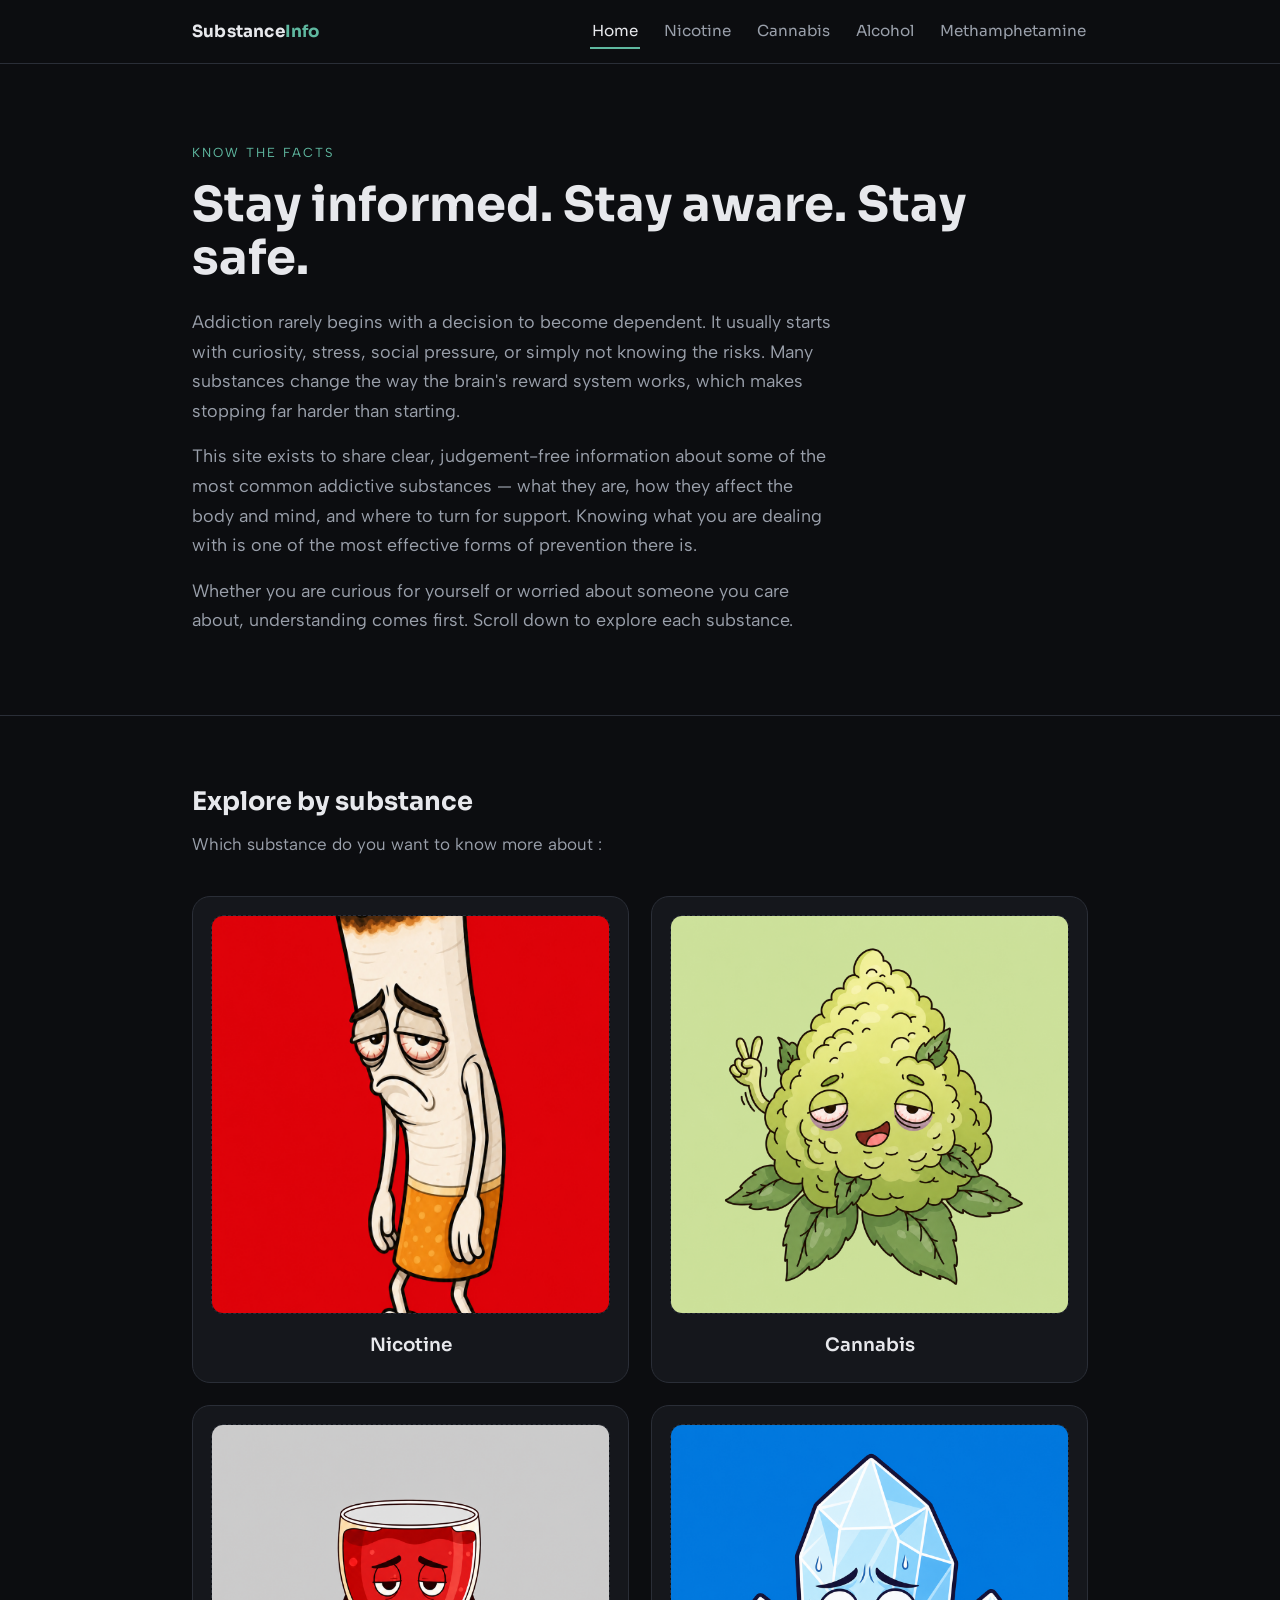
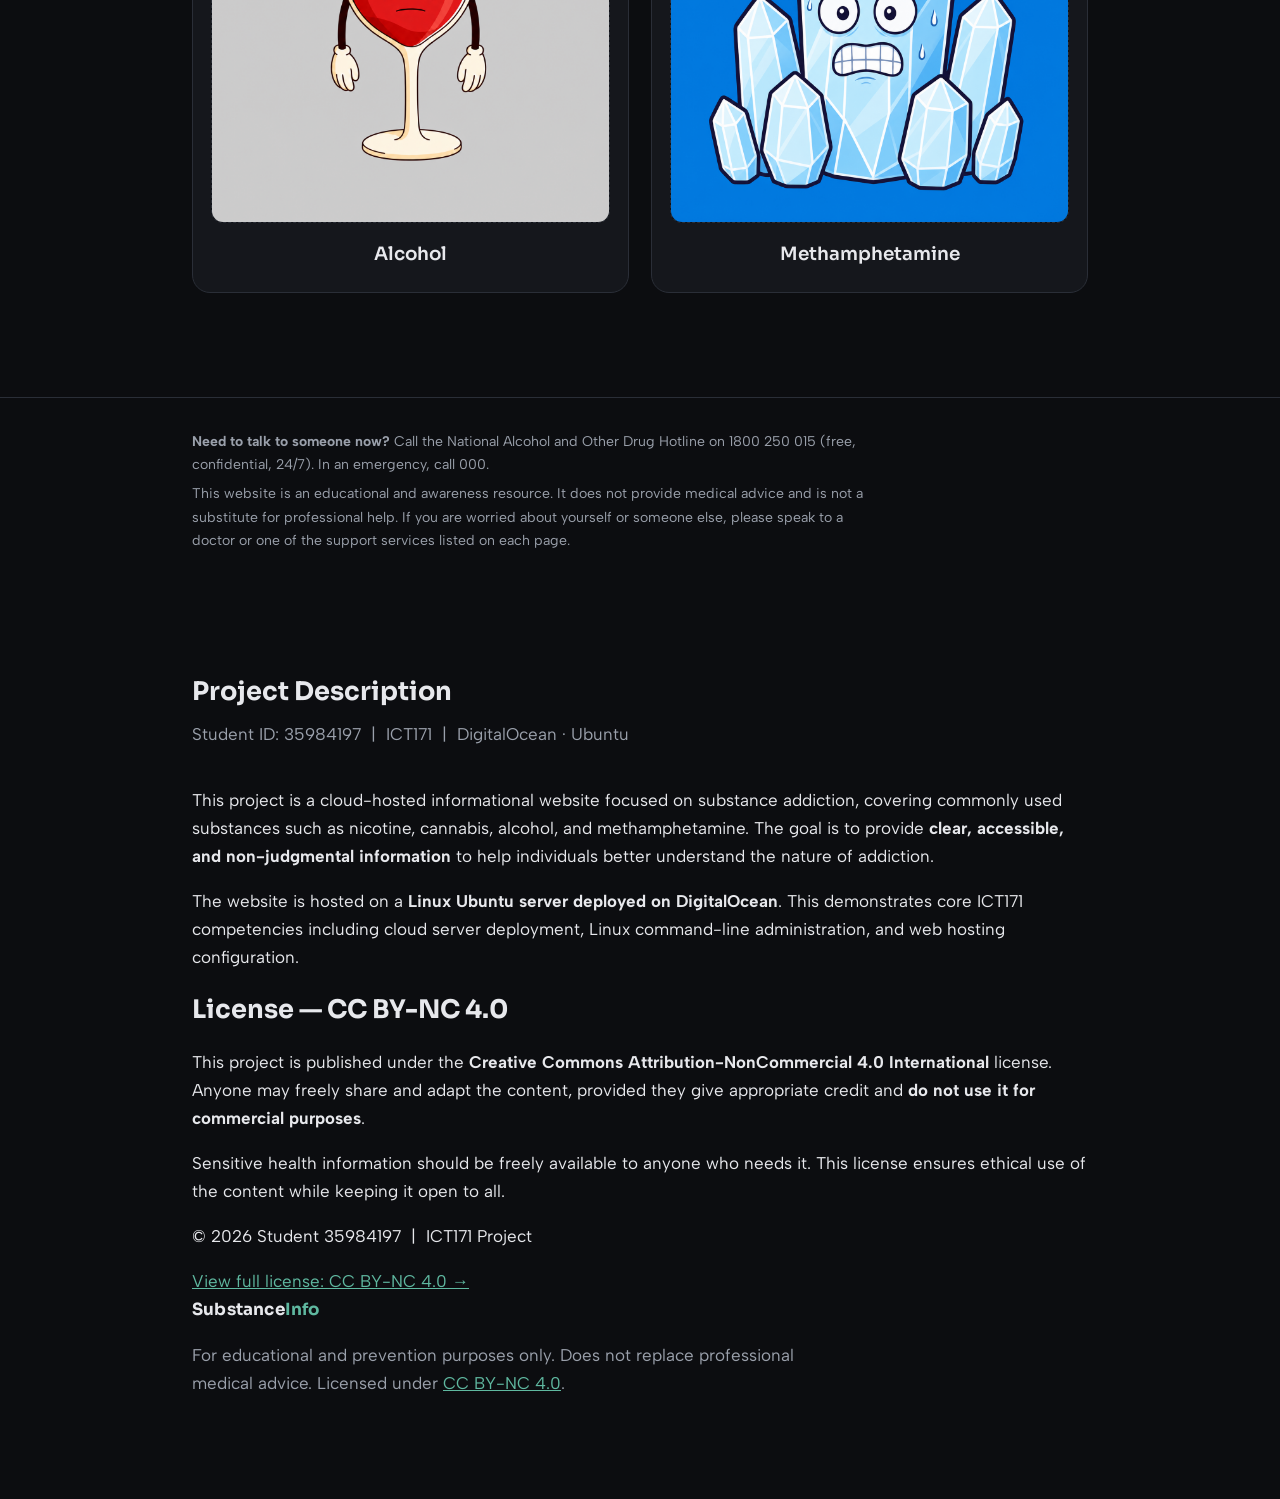
<file: index.html>
<!DOCTYPE html>
<html lang="en">
<head>
  <meta charset="UTF-8">
  <meta name="viewport" content="width=device-width, initial-scale=1.0">
  <title>Stay Aware — Substance Awareness &amp; Prevention</title>
  <meta name="description" content="Clear, honest information about addictive substances and where to get help.">
  <link rel="preconnect" href="https://fonts.googleapis.com">
  <link rel="preconnect" href="https://fonts.gstatic.com" crossorigin>
  <link href="https://fonts.googleapis.com/css2?family=Sora:wght@400;600;700&family=Albert+Sans:wght@400;500;600&display=swap" rel="stylesheet">
  <link rel="stylesheet" href="style.css">
</head>
<body>

  <!-- Navigation -->
  <header class="nav">
    <nav class="nav-inner">
      <a href="index.html" class="brand">Substance<span>Info</span></a>
      <a href="index.html" class="link active">Home</a>
      <a href="nicotine.html" class="link">Nicotine</a>
      <a href="cannabis.html" class="link">Cannabis</a>
      <a href="alcohol.html" class="link">Alcohol</a>
      <a href="methamphetamine.html" class="link">Methamphetamine</a>
    </nav>
  </header>

  <!-- Drugs / presentation -->
  <section class="hero">
    <div class="container">
      <p class="eyebrow">Know the facts</p>
      <h1>Stay informed. Stay aware. Stay safe.</h1>
      <p>
        Addiction rarely begins with a decision to become dependent. It usually starts
        with curiosity, stress, social pressure, or simply not knowing the risks. Many
        substances change the way the brain's reward system works, which makes stopping
        far harder than starting.
      </p>
      <p>
        This site exists to share clear, judgement-free information about some of the
        most common addictive substances — what they are, how they affect the body and
        mind, and where to turn for support. Knowing what you are dealing with is one of
        the most effective forms of prevention there is.
      </p>
      <p>
        Whether you are curious for yourself or worried about someone you care about,
        understanding comes first. Scroll down to explore each substance.
      </p>
    </div>
  </section>

  <!-- The four substance cards -->
  <section class="section">
    <div class="container">
      <h2 class="section-title">Explore by substance</h2>
      <p class="section-sub">Which substance do you want to know more about :</p>

      <div class="grid">

        <!-- NICOTINE -->
        <a class="card" href="nicotine.html">
          <div class="thumb">
                 <img src="images/nic.png" alt="Nicotine">
          </div>
          <div class="label">Nicotine</div>
        </a>

        <!-- CANNABIS -->
        <a class="card" href="cannabis.html">
          <div class="thumb">
                 <img src="images/cann.png" alt="Canabis">
          </div>
          <div class="label">Cannabis</div>
        </a>

        <!-- ALCOHOL -->
        <a class="card" href="alcohol.html">
          <div class="thumb">
                 <img src="images/alc.png" alt="Alcohol">
          </div>
          <div class="label">Alcohol</div>
        </a>

        <!-- METHAMPHETAMINE -->
        <a class="card" href="methamphetamine.html">
          <div class="thumb">
                 <img src="images/meth.png" alt="Methamphetamine">
            </div>
          <div class="label">Methamphetamine</div>
        </a>

      </div>
    </div>
  </section>

  <!-- Footer -->
  <footer class="footer">
    <div class="container">
      <p><strong>Need to talk to someone now?</strong> Call the National Alcohol and Other Drug Hotline on 1800 250 015 (free, confidential, 24/7). In an emergency, call 000.</p>
      <p>This website is an educational and awareness resource. It does not provide medical advice and is not a substitute for professional help. If you are worried about yourself or someone else, please speak to a doctor or one of the support services listed on each page.</p>
    </div>
  </footer>

</body>
<!-- Project Description & License (end of page) -->
  <section class="section">
    <div class="container">
      <h2 class="section-title">Project Description</h2>
      <p class="section-sub">Student ID: 35984197 &nbsp;|&nbsp; ICT171 &nbsp;|&nbsp; DigitalOcean · Ubuntu</p>
      <p>This project is a cloud-hosted informational website focused on substance addiction, covering commonly used substances such as nicotine, cannabis, alcohol, and methamphetamine. The goal is to provide <strong>clear, accessible, and non-judgmental information</strong> to help individuals better understand the nature of addiction.</p>
      <p>The website is hosted on a <strong>Linux Ubuntu server deployed on DigitalOcean</strong>. This demonstrates core ICT171 competencies including cloud server deployment, Linux command-line administration, and web hosting configuration.</p>

      <h2 class="section-title">License — CC BY-NC 4.0</h2>
      <p>This project is published under the <strong>Creative Commons Attribution-NonCommercial 4.0 International</strong> license. Anyone may freely share and adapt the content, provided they give appropriate credit and <strong>do not use it for commercial purposes</strong>.</p>
      <p>Sensitive health information should be freely available to anyone who needs it. This license ensures ethical use of the content while keeping it open to all.</p>
      <p>© 2026 Student 35984197 &nbsp;|&nbsp; ICT171 Project</p>
      <p><a href="https://creativecommons.org/licenses/by-nc/4.0/" target="_blank" rel="noopener">View full license: CC BY-NC 4.0 →</a><br><span class="brand">Substance<span>Info</span></span></p>
      <p class="section-sub">For educational and prevention purposes only. Does not replace professional medical advice. Licensed under <a href="https://creativecommons.org/licenses/by-nc/4.0/" target="_blank" rel="noopener">CC BY-NC 4.0</a>.</p>
    </div>
  </section>
</html>
</file>
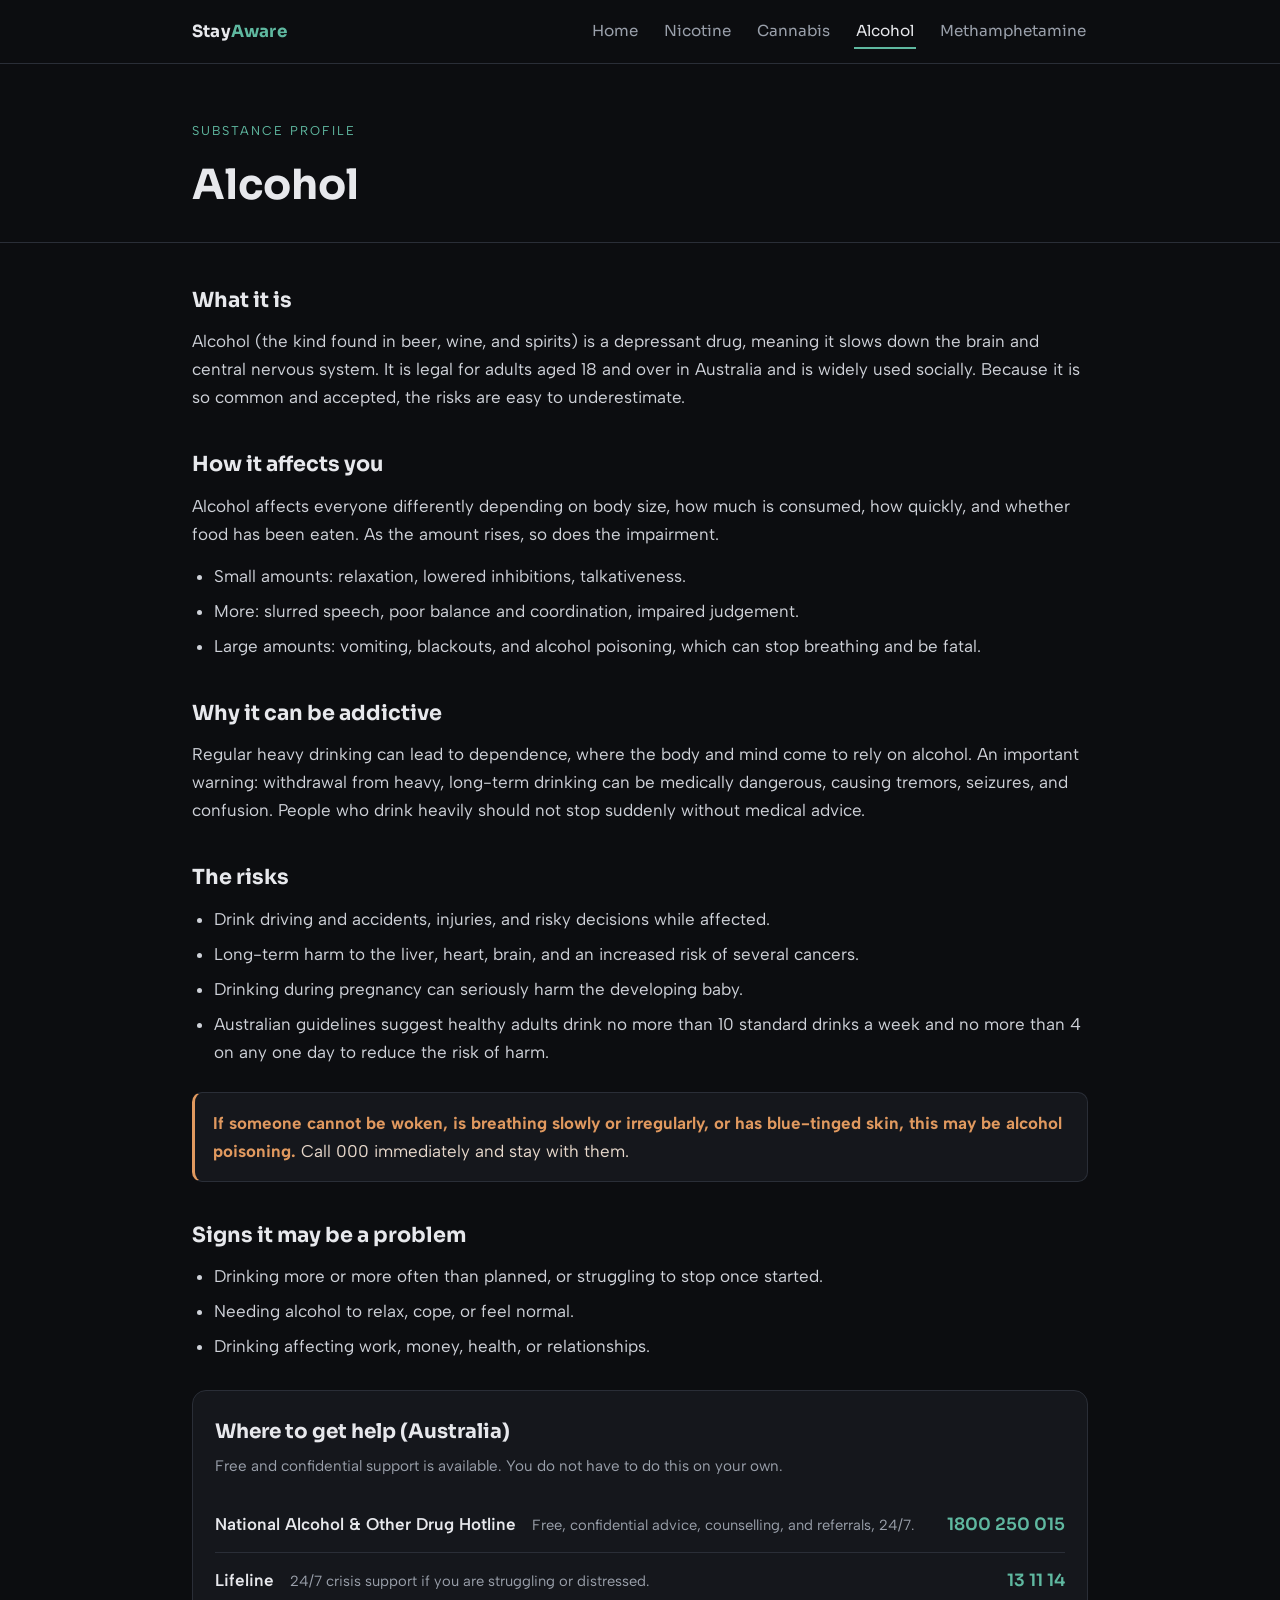
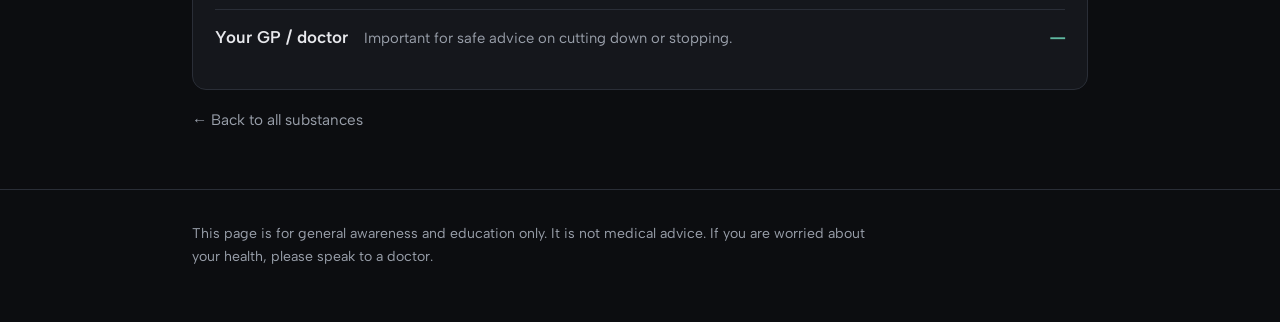
<file: alcohol.html>
<!DOCTYPE html>
<html lang="en">
<head>
  <meta charset="UTF-8">
  <meta name="viewport" content="width=device-width, initial-scale=1.0">
  <title>Alcohol — Stay Aware</title>
  <meta name="description" content="What alcohol does to the body, the risks of dependence, and where to get help.">
  <link rel="preconnect" href="https://fonts.googleapis.com">
  <link rel="preconnect" href="https://fonts.gstatic.com" crossorigin>
  <link href="https://fonts.googleapis.com/css2?family=Sora:wght@400;600;700&family=Albert+Sans:wght@400;500;600&display=swap" rel="stylesheet">
  <link rel="stylesheet" href="style.css">
</head>
<body>

  <header class="nav">
    <nav class="nav-inner">
      <a href="index.html" class="brand">Stay<span>Aware</span></a>
      <a href="index.html" class="link">Home</a>
      <a href="nicotine.html" class="link">Nicotine</a>
      <a href="cannabis.html" class="link">Cannabis</a>
      <a href="alcohol.html" class="link active">Alcohol</a>
      <a href="methamphetamine.html" class="link">Methamphetamine</a>
    </nav>
  </header>

  <section class="page-head">
    <div class="container">
      <p class="eyebrow">Substance profile</p>
      <h1>Alcohol</h1>
    </div>
  </section>

  <article class="article">
    <div class="container">

      <h2>What it is</h2>
      <p>
        Alcohol (the kind found in beer, wine, and spirits) is a depressant drug, meaning
        it slows down the brain and central nervous system. It is legal for adults aged 18
        and over in Australia and is widely used socially. Because it is so common and
        accepted, the risks are easy to underestimate.
      </p>

      <h2>How it affects you</h2>
      <p>
        Alcohol affects everyone differently depending on body size, how much is consumed,
        how quickly, and whether food has been eaten. As the amount rises, so does the
        impairment.
      </p>
      <ul>
        <li>Small amounts: relaxation, lowered inhibitions, talkativeness.</li>
        <li>More: slurred speech, poor balance and coordination, impaired judgement.</li>
        <li>Large amounts: vomiting, blackouts, and alcohol poisoning, which can stop
            breathing and be fatal.</li>
      </ul>

      <h2>Why it can be addictive</h2>
      <p>
        Regular heavy drinking can lead to dependence, where the body and mind come to
        rely on alcohol. An important warning: withdrawal from heavy, long-term drinking
        can be medically dangerous, causing tremors, seizures, and confusion. People who
        drink heavily should not stop suddenly without medical advice.
      </p>

      <h2>The risks</h2>
      <ul>
        <li>Drink driving and accidents, injuries, and risky decisions while affected.</li>
        <li>Long-term harm to the liver, heart, brain, and an increased risk of several cancers.</li>
        <li>Drinking during pregnancy can seriously harm the developing baby.</li>
        <li>Australian guidelines suggest healthy adults drink no more than 10 standard
            drinks a week and no more than 4 on any one day to reduce the risk of harm.</li>
      </ul>

      <div class="callout">
        <strong>If someone cannot be woken, is breathing slowly or irregularly, or has blue-tinged skin, this may be alcohol poisoning.</strong>
        Call 000 immediately and stay with them.
      </div>

      <h2>Signs it may be a problem</h2>
      <ul>
        <li>Drinking more or more often than planned, or struggling to stop once started.</li>
        <li>Needing alcohol to relax, cope, or feel normal.</li>
        <li>Drinking affecting work, money, health, or relationships.</li>
      </ul>

      <div class="help">
        <h2>Where to get help (Australia)</h2>
        <p class="note">Free and confidential support is available. You do not have to do this on your own.</p>

        <div class="resource">
          <span class="name">National Alcohol &amp; Other Drug Hotline</span>
          <span class="desc">Free, confidential advice, counselling, and referrals, 24/7.</span>
          <span class="phone">1800 250 015</span>
        </div>
        <div class="resource">
          <span class="name">Lifeline</span>
          <span class="desc">24/7 crisis support if you are struggling or distressed.</span>
          <span class="phone">13 11 14</span>
        </div>
        <div class="resource">
          <span class="name">Your GP / doctor</span>
          <span class="desc">Important for safe advice on cutting down or stopping.</span>
          <span class="phone">—</span>
        </div>
      </div>

      <a class="back" href="index.html">&larr; Back to all substances</a>
    </div>
  </article>

  <footer class="footer">
    <div class="container">
      <p>This page is for general awareness and education only. It is not medical advice. If you are worried about your health, please speak to a doctor.</p>
    </div>
  </footer>

</body>
</html>
</file>
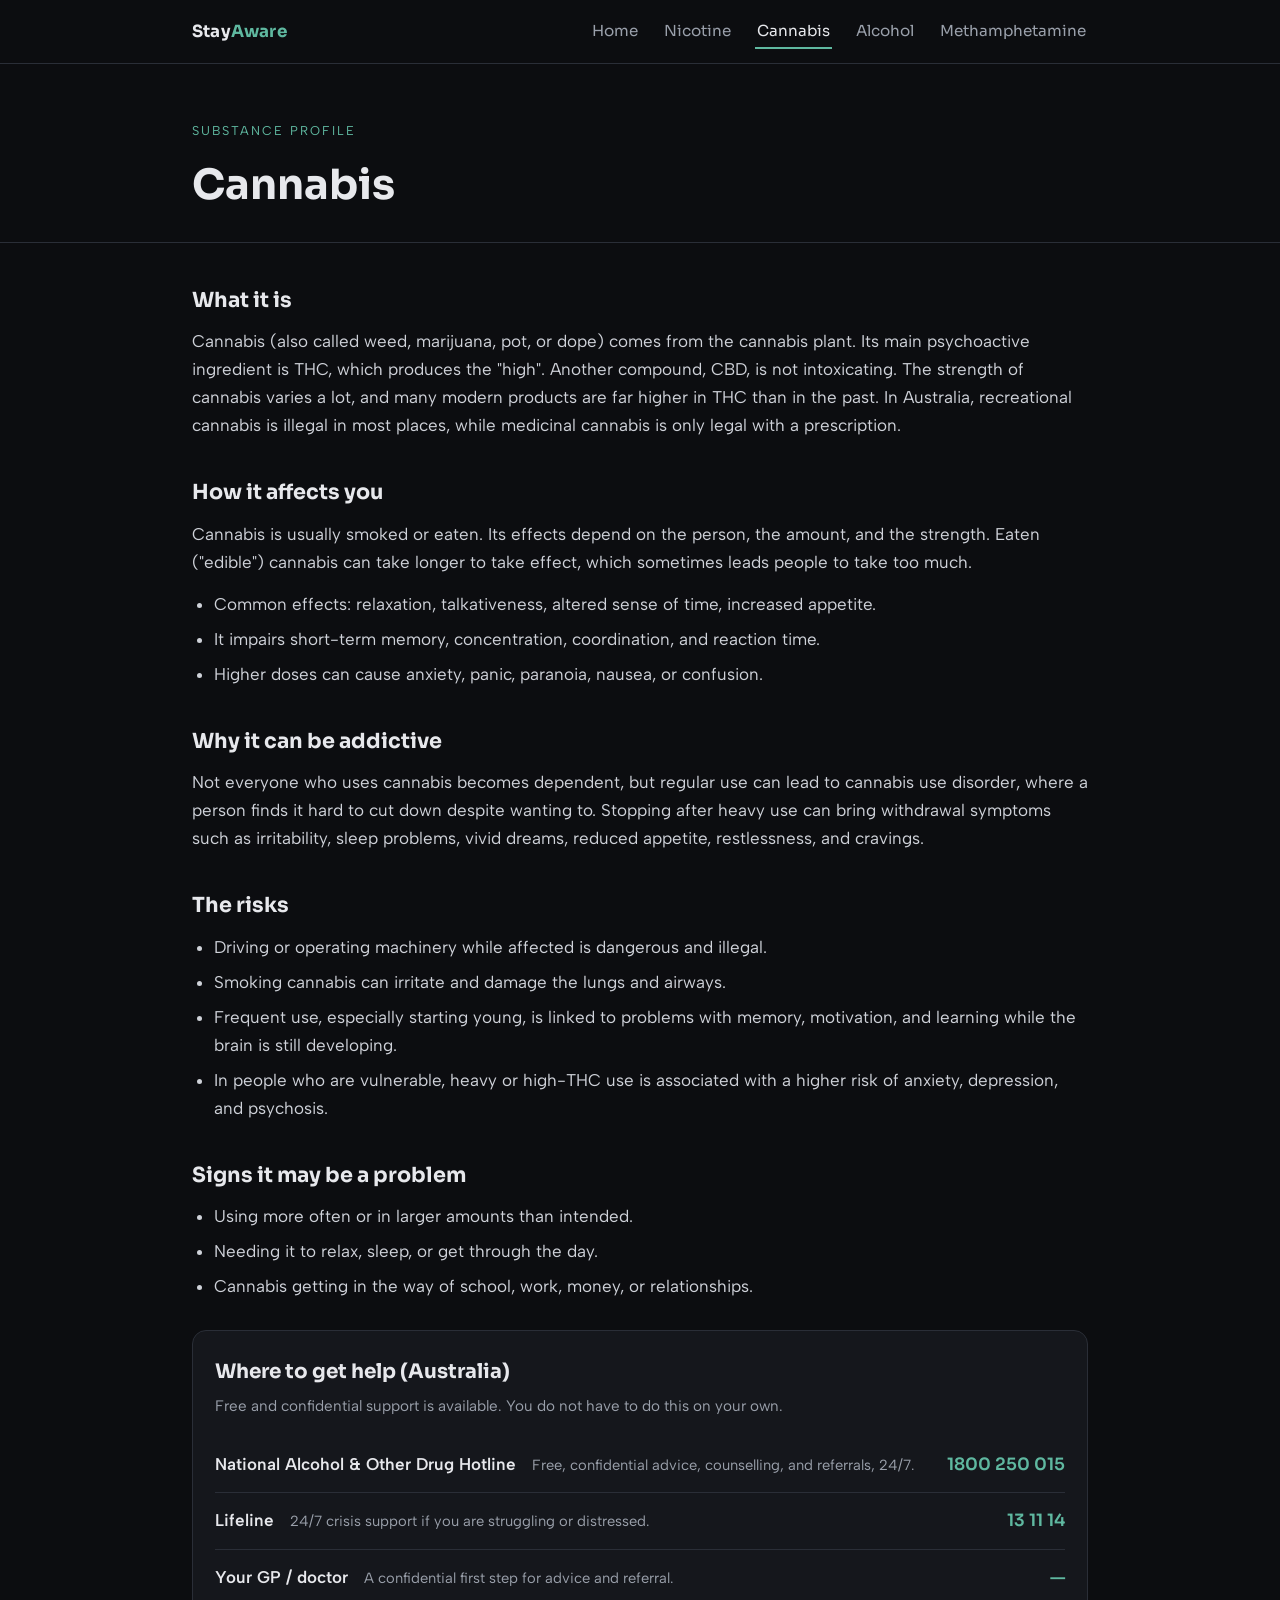
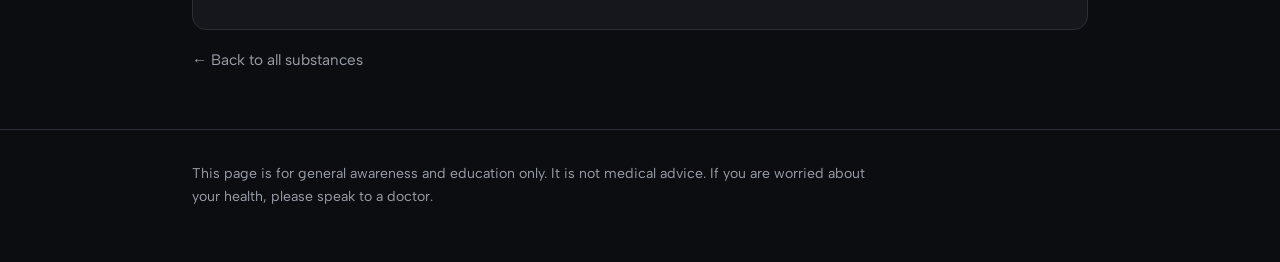
<file: cannabis.html>
<!DOCTYPE html>
<html lang="en">
<head>
  <meta charset="UTF-8">
  <meta name="viewport" content="width=device-width, initial-scale=1.0">
  <title>Cannabis — Stay Aware</title>
  <meta name="description" content="What cannabis is, how it affects the body and mind, the risks of dependence, and where to get help.">
  <link rel="preconnect" href="https://fonts.googleapis.com">
  <link rel="preconnect" href="https://fonts.gstatic.com" crossorigin>
  <link href="https://fonts.googleapis.com/css2?family=Sora:wght@400;600;700&family=Albert+Sans:wght@400;500;600&display=swap" rel="stylesheet">
  <link rel="stylesheet" href="style.css">
</head>
<body>

  <header class="nav">
    <nav class="nav-inner">
      <a href="index.html" class="brand">Stay<span>Aware</span></a>
      <a href="index.html" class="link">Home</a>
      <a href="nicotine.html" class="link">Nicotine</a>
      <a href="cannabis.html" class="link active">Cannabis</a>
      <a href="alcohol.html" class="link">Alcohol</a>
      <a href="methamphetamine.html" class="link">Methamphetamine</a>
    </nav>
  </header>

  <section class="page-head">
    <div class="container">
      <p class="eyebrow">Substance profile</p>
      <h1>Cannabis</h1>
    </div>
  </section>

  <article class="article">
    <div class="container">

      <h2>What it is</h2>
      <p>
        Cannabis (also called weed, marijuana, pot, or dope) comes from the cannabis
        plant. Its main psychoactive ingredient is THC, which produces the "high". Another
        compound, CBD, is not intoxicating. The strength of cannabis varies a lot, and
        many modern products are far higher in THC than in the past. In Australia,
        recreational cannabis is illegal in most places, while medicinal cannabis is only
        legal with a prescription.
      </p>

      <h2>How it affects you</h2>
      <p>
        Cannabis is usually smoked or eaten. Its effects depend on the person, the amount,
        and the strength. Eaten ("edible") cannabis can take longer to take effect, which
        sometimes leads people to take too much.
      </p>
      <ul>
        <li>Common effects: relaxation, talkativeness, altered sense of time, increased appetite.</li>
        <li>It impairs short-term memory, concentration, coordination, and reaction time.</li>
        <li>Higher doses can cause anxiety, panic, paranoia, nausea, or confusion.</li>
      </ul>

      <h2>Why it can be addictive</h2>
      <p>
        Not everyone who uses cannabis becomes dependent, but regular use can lead to
        cannabis use disorder, where a person finds it hard to cut down despite wanting to.
        Stopping after heavy use can bring withdrawal symptoms such as irritability, sleep
        problems, vivid dreams, reduced appetite, restlessness, and cravings.
      </p>

      <h2>The risks</h2>
      <ul>
        <li>Driving or operating machinery while affected is dangerous and illegal.</li>
        <li>Smoking cannabis can irritate and damage the lungs and airways.</li>
        <li>Frequent use, especially starting young, is linked to problems with memory,
            motivation, and learning while the brain is still developing.</li>
        <li>In people who are vulnerable, heavy or high-THC use is associated with a higher
            risk of anxiety, depression, and psychosis.</li>
      </ul>

      <h2>Signs it may be a problem</h2>
      <ul>
        <li>Using more often or in larger amounts than intended.</li>
        <li>Needing it to relax, sleep, or get through the day.</li>
        <li>Cannabis getting in the way of school, work, money, or relationships.</li>
      </ul>

      <div class="help">
        <h2>Where to get help (Australia)</h2>
        <p class="note">Free and confidential support is available. You do not have to do this on your own.</p>

        <div class="resource">
          <span class="name">National Alcohol &amp; Other Drug Hotline</span>
          <span class="desc">Free, confidential advice, counselling, and referrals, 24/7.</span>
          <span class="phone">1800 250 015</span>
        </div>
        <div class="resource">
          <span class="name">Lifeline</span>
          <span class="desc">24/7 crisis support if you are struggling or distressed.</span>
          <span class="phone">13 11 14</span>
        </div>
        <div class="resource">
          <span class="name">Your GP / doctor</span>
          <span class="desc">A confidential first step for advice and referral.</span>
          <span class="phone">—</span>
        </div>
      </div>

      <a class="back" href="index.html">&larr; Back to all substances</a>
    </div>
  </article>

  <footer class="footer">
    <div class="container">
      <p>This page is for general awareness and education only. It is not medical advice. If you are worried about your health, please speak to a doctor.</p>
    </div>
  </footer>

</body>
</html>
</file>
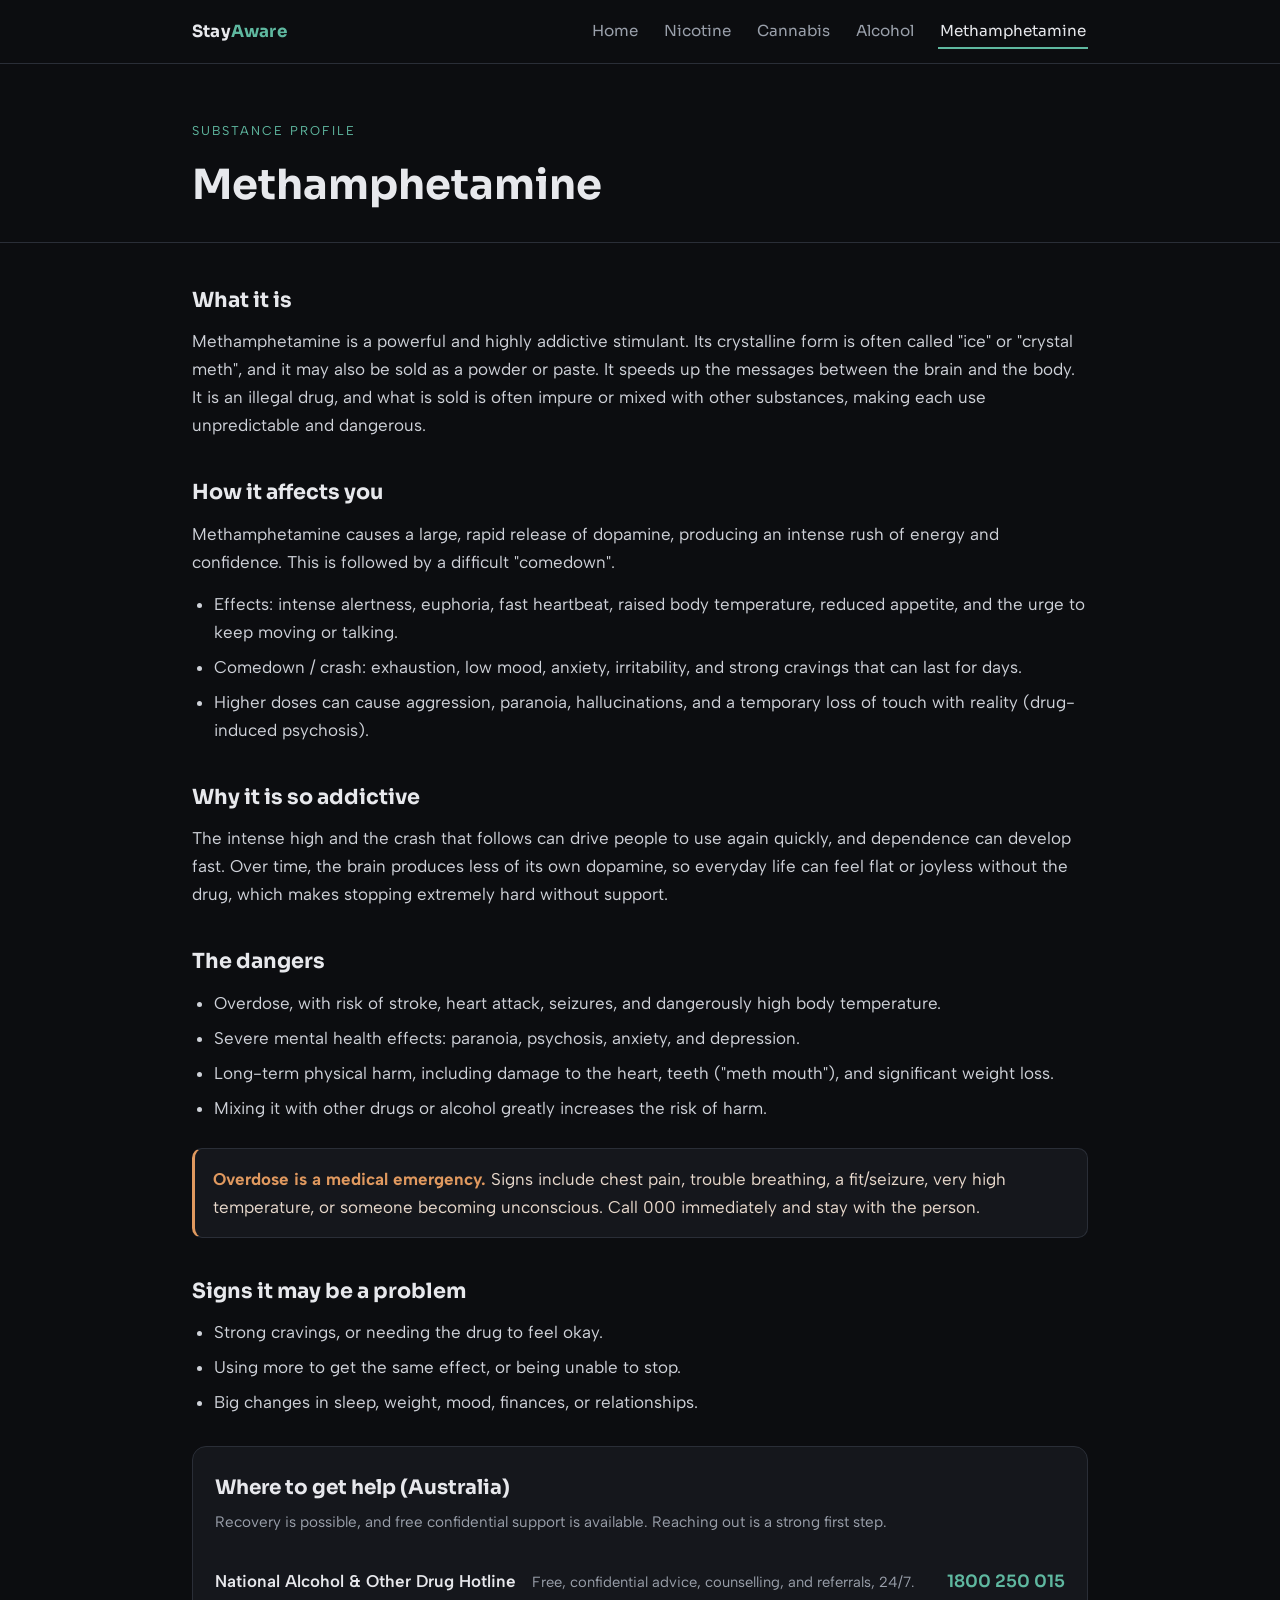
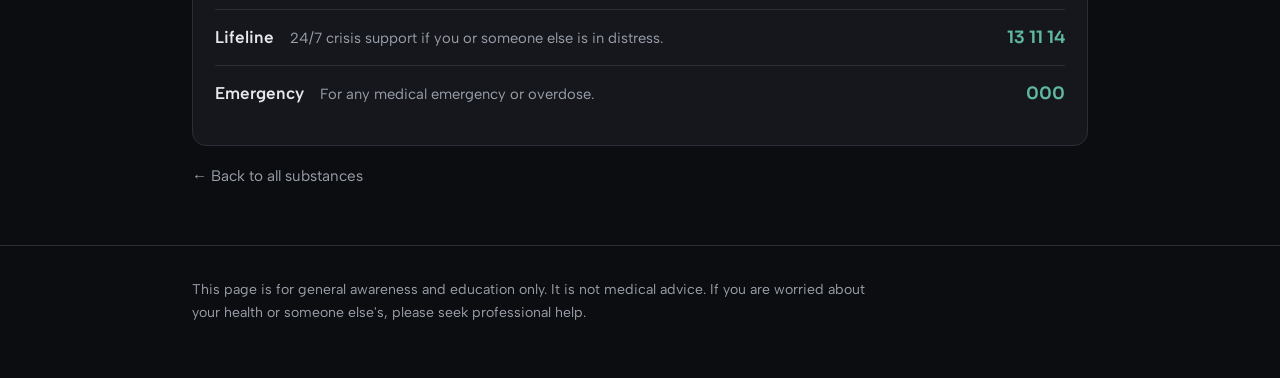
<file: methamphetamine.html>
<!DOCTYPE html>
<html lang="en">
<head>
  <meta charset="UTF-8">
  <meta name="viewport" content="width=device-width, initial-scale=1.0">
  <title>Methamphetamine — Stay Aware</title>
  <meta name="description" content="What methamphetamine is, its dangers, why it is highly addictive, and where to get help.">
  <link rel="preconnect" href="https://fonts.googleapis.com">
  <link rel="preconnect" href="https://fonts.gstatic.com" crossorigin>
  <link href="https://fonts.googleapis.com/css2?family=Sora:wght@400;600;700&family=Albert+Sans:wght@400;500;600&display=swap" rel="stylesheet">
  <link rel="stylesheet" href="style.css">
</head>
<body>

  <header class="nav">
    <nav class="nav-inner">
      <a href="index.html" class="brand">Stay<span>Aware</span></a>
      <a href="index.html" class="link">Home</a>
      <a href="nicotine.html" class="link">Nicotine</a>
      <a href="cannabis.html" class="link">Cannabis</a>
      <a href="alcohol.html" class="link">Alcohol</a>
      <a href="methamphetamine.html" class="link active">Methamphetamine</a>
    </nav>
  </header>

  <section class="page-head">
    <div class="container">
      <p class="eyebrow">Substance profile</p>
      <h1>Methamphetamine</h1>
    </div>
  </section>

  <article class="article">
    <div class="container">

      <h2>What it is</h2>
      <p>
        Methamphetamine is a powerful and highly addictive stimulant. Its crystalline form
        is often called "ice" or "crystal meth", and it may also be sold as a powder or
        paste. It speeds up the messages between the brain and the body. It is an illegal
        drug, and what is sold is often impure or mixed with other substances, making each
        use unpredictable and dangerous.
      </p>

      <h2>How it affects you</h2>
      <p>
        Methamphetamine causes a large, rapid release of dopamine, producing an intense
        rush of energy and confidence. This is followed by a difficult "comedown".
      </p>
      <ul>
        <li>Effects: intense alertness, euphoria, fast heartbeat, raised body temperature,
            reduced appetite, and the urge to keep moving or talking.</li>
        <li>Comedown / crash: exhaustion, low mood, anxiety, irritability, and strong
            cravings that can last for days.</li>
        <li>Higher doses can cause aggression, paranoia, hallucinations, and a temporary
            loss of touch with reality (drug-induced psychosis).</li>
      </ul>

      <h2>Why it is so addictive</h2>
      <p>
        The intense high and the crash that follows can drive people to use again quickly,
        and dependence can develop fast. Over time, the brain produces less of its own
        dopamine, so everyday life can feel flat or joyless without the drug, which makes
        stopping extremely hard without support.
      </p>

      <h2>The dangers</h2>
      <ul>
        <li>Overdose, with risk of stroke, heart attack, seizures, and dangerously high body temperature.</li>
        <li>Severe mental health effects: paranoia, psychosis, anxiety, and depression.</li>
        <li>Long-term physical harm, including damage to the heart, teeth ("meth mouth"),
            and significant weight loss.</li>
        <li>Mixing it with other drugs or alcohol greatly increases the risk of harm.</li>
      </ul>

      <div class="callout">
        <strong>Overdose is a medical emergency.</strong>
        Signs include chest pain, trouble breathing, a fit/seizure, very high temperature,
        or someone becoming unconscious. Call 000 immediately and stay with the person.
      </div>

      <h2>Signs it may be a problem</h2>
      <ul>
        <li>Strong cravings, or needing the drug to feel okay.</li>
        <li>Using more to get the same effect, or being unable to stop.</li>
        <li>Big changes in sleep, weight, mood, finances, or relationships.</li>
      </ul>

      <div class="help">
        <h2>Where to get help (Australia)</h2>
        <p class="note">Recovery is possible, and free confidential support is available. Reaching out is a strong first step.</p>

        <div class="resource">
          <span class="name">National Alcohol &amp; Other Drug Hotline</span>
          <span class="desc">Free, confidential advice, counselling, and referrals, 24/7.</span>
          <span class="phone">1800 250 015</span>
        </div>
        <div class="resource">
          <span class="name">Lifeline</span>
          <span class="desc">24/7 crisis support if you or someone else is in distress.</span>
          <span class="phone">13 11 14</span>
        </div>
        <div class="resource">
          <span class="name">Emergency</span>
          <span class="desc">For any medical emergency or overdose.</span>
          <span class="phone">000</span>
        </div>
      </div>

      <a class="back" href="index.html">&larr; Back to all substances</a>
    </div>
  </article>

  <footer class="footer">
    <div class="container">
      <p>This page is for general awareness and education only. It is not medical advice. If you are worried about your health or someone else's, please seek professional help.</p>
    </div>
  </footer>

</body>
</html>
</file>
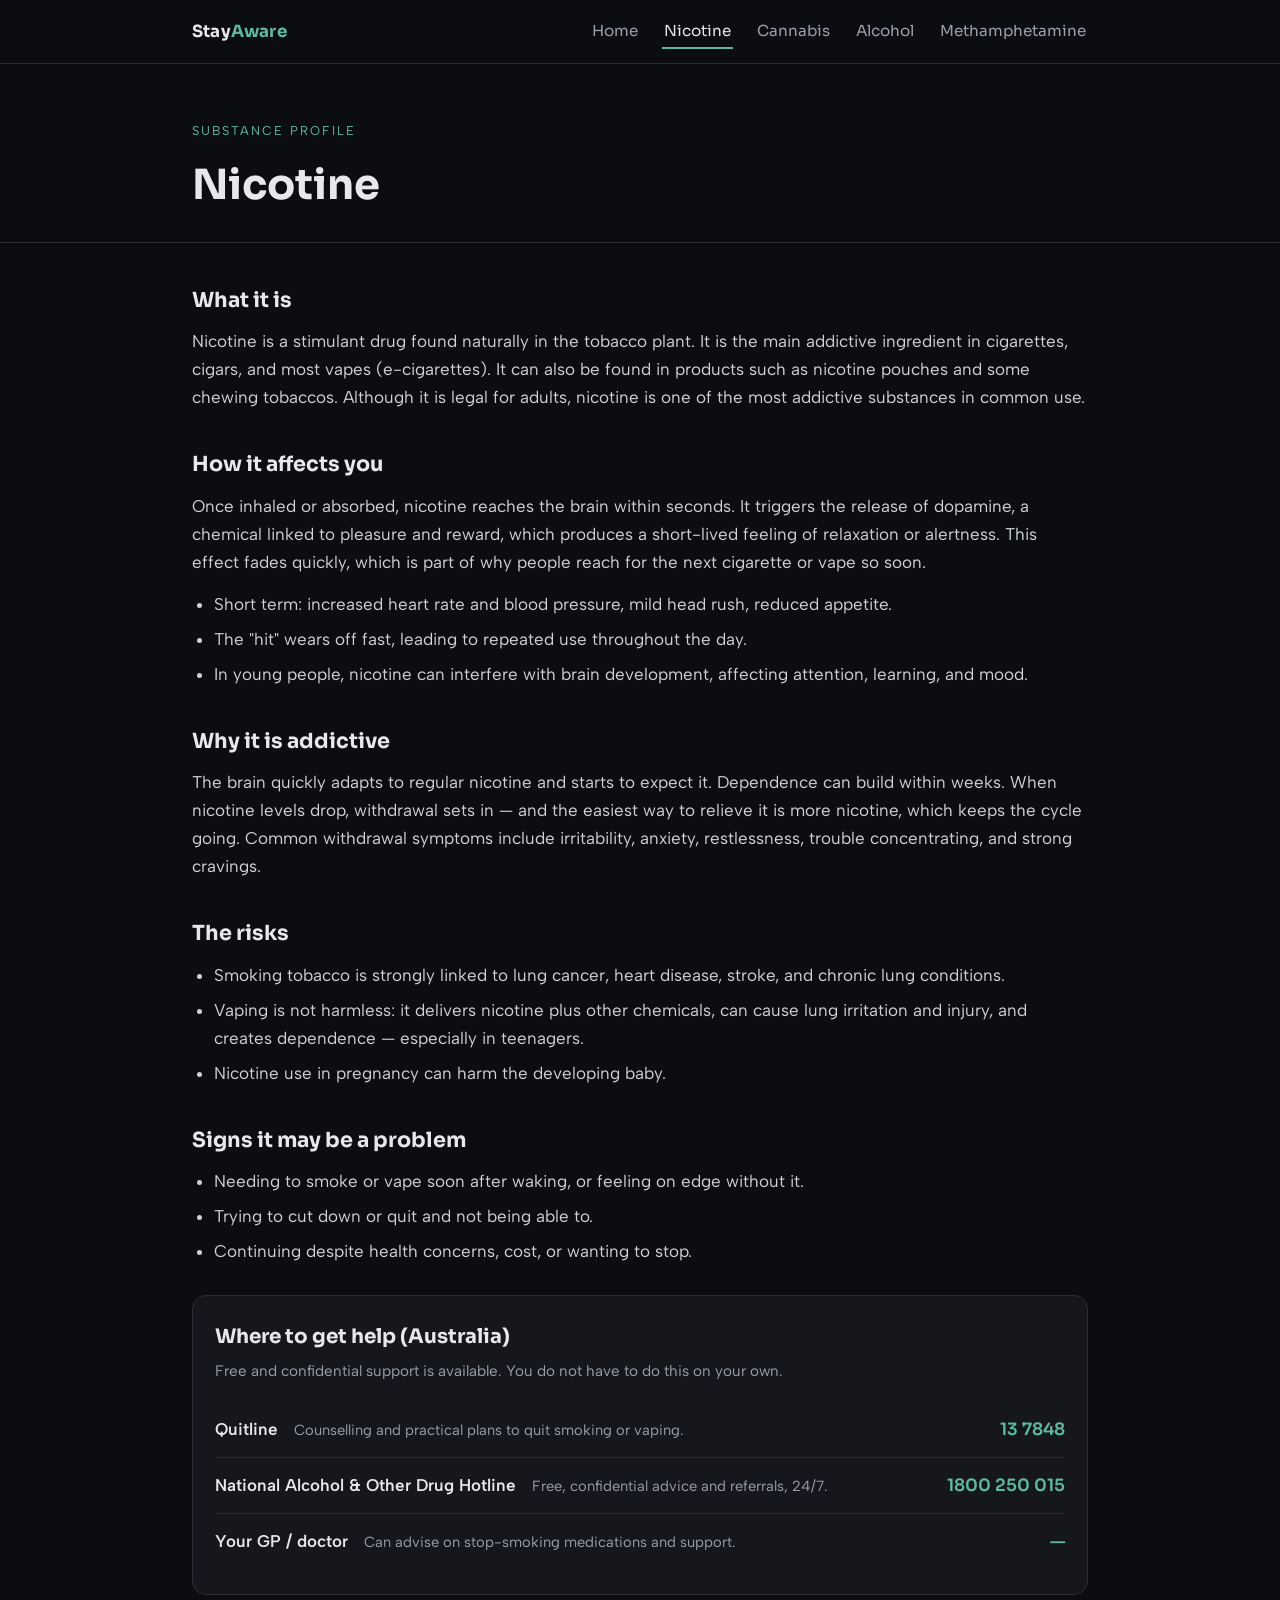
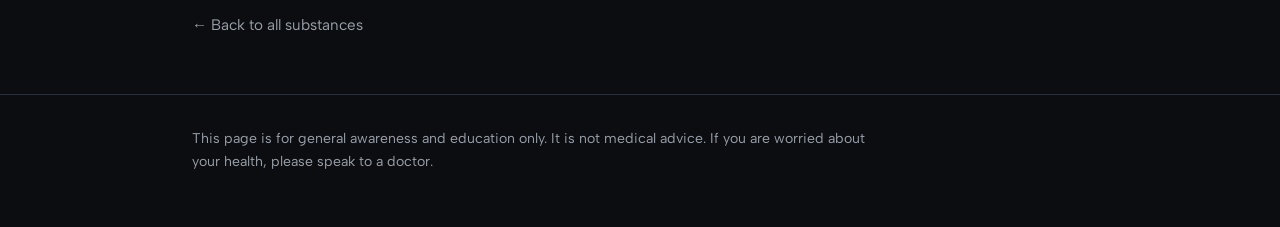
<file: nicotine.html>
<!DOCTYPE html>
<html lang="en">
<head>
  <meta charset="UTF-8">
  <meta name="viewport" content="width=device-width, initial-scale=1.0">
  <title>Nicotine — Stay Aware</title>
  <meta name="description" content="What nicotine is, how it affects the body, why it is addictive, and where to get help.">
  <link rel="preconnect" href="https://fonts.googleapis.com">
  <link rel="preconnect" href="https://fonts.gstatic.com" crossorigin>
  <link href="https://fonts.googleapis.com/css2?family=Sora:wght@400;600;700&family=Albert+Sans:wght@400;500;600&display=swap" rel="stylesheet">
  <link rel="stylesheet" href="style.css">
</head>
<body>

  <header class="nav">
    <nav class="nav-inner">
      <a href="index.html" class="brand">Stay<span>Aware</span></a>
      <a href="index.html" class="link">Home</a>
      <a href="nicotine.html" class="link active">Nicotine</a>
      <a href="cannabis.html" class="link">Cannabis</a>
      <a href="alcohol.html" class="link">Alcohol</a>
      <a href="methamphetamine.html" class="link">Methamphetamine</a>
    </nav>
  </header>

  <section class="page-head">
    <div class="container">
      <p class="eyebrow">Substance profile</p>
      <h1>Nicotine</h1>
    </div>
  </section>

  <article class="article">
    <div class="container">

      <h2>What it is</h2>
      <p>
        Nicotine is a stimulant drug found naturally in the tobacco plant. It is the main
        addictive ingredient in cigarettes, cigars, and most vapes (e-cigarettes). It can
        also be found in products such as nicotine pouches and some chewing tobaccos.
        Although it is legal for adults, nicotine is one of the most addictive substances
        in common use.
      </p>

      <h2>How it affects you</h2>
      <p>
        Once inhaled or absorbed, nicotine reaches the brain within seconds. It triggers
        the release of dopamine, a chemical linked to pleasure and reward, which produces
        a short-lived feeling of relaxation or alertness. This effect fades quickly, which
        is part of why people reach for the next cigarette or vape so soon.
      </p>
      <ul>
        <li>Short term: increased heart rate and blood pressure, mild head rush, reduced appetite.</li>
        <li>The "hit" wears off fast, leading to repeated use throughout the day.</li>
        <li>In young people, nicotine can interfere with brain development, affecting attention, learning, and mood.</li>
      </ul>

      <h2>Why it is addictive</h2>
      <p>
        The brain quickly adapts to regular nicotine and starts to expect it. Dependence
        can build within weeks. When nicotine levels drop, withdrawal sets in — and the
        easiest way to relieve it is more nicotine, which keeps the cycle going.
        Common withdrawal symptoms include irritability, anxiety, restlessness, trouble
        concentrating, and strong cravings.
      </p>

      <h2>The risks</h2>
      <ul>
        <li>Smoking tobacco is strongly linked to lung cancer, heart disease, stroke, and chronic lung conditions.</li>
        <li>Vaping is not harmless: it delivers nicotine plus other chemicals, can cause lung irritation and injury, and creates dependence — especially in teenagers.</li>
        <li>Nicotine use in pregnancy can harm the developing baby.</li>
      </ul>

      <h2>Signs it may be a problem</h2>
      <ul>
        <li>Needing to smoke or vape soon after waking, or feeling on edge without it.</li>
        <li>Trying to cut down or quit and not being able to.</li>
        <li>Continuing despite health concerns, cost, or wanting to stop.</li>
      </ul>

      <div class="help">
        <h2>Where to get help (Australia)</h2>
        <p class="note">Free and confidential support is available. You do not have to do this on your own.</p>

        <div class="resource">
          <span class="name">Quitline</span>
          <span class="desc">Counselling and practical plans to quit smoking or vaping.</span>
          <span class="phone">13 7848</span>
        </div>
        <div class="resource">
          <span class="name">National Alcohol &amp; Other Drug Hotline</span>
          <span class="desc">Free, confidential advice and referrals, 24/7.</span>
          <span class="phone">1800 250 015</span>
        </div>
        <div class="resource">
          <span class="name">Your GP / doctor</span>
          <span class="desc">Can advise on stop-smoking medications and support.</span>
          <span class="phone">—</span>
        </div>
      </div>

      <a class="back" href="index.html">&larr; Back to all substances</a>
    </div>
  </article>

  <footer class="footer">
    <div class="container">
      <p>This page is for general awareness and education only. It is not medical advice. If you are worried about your health, please speak to a doctor.</p>
    </div>
  </footer>

</body>
</html>
</file>
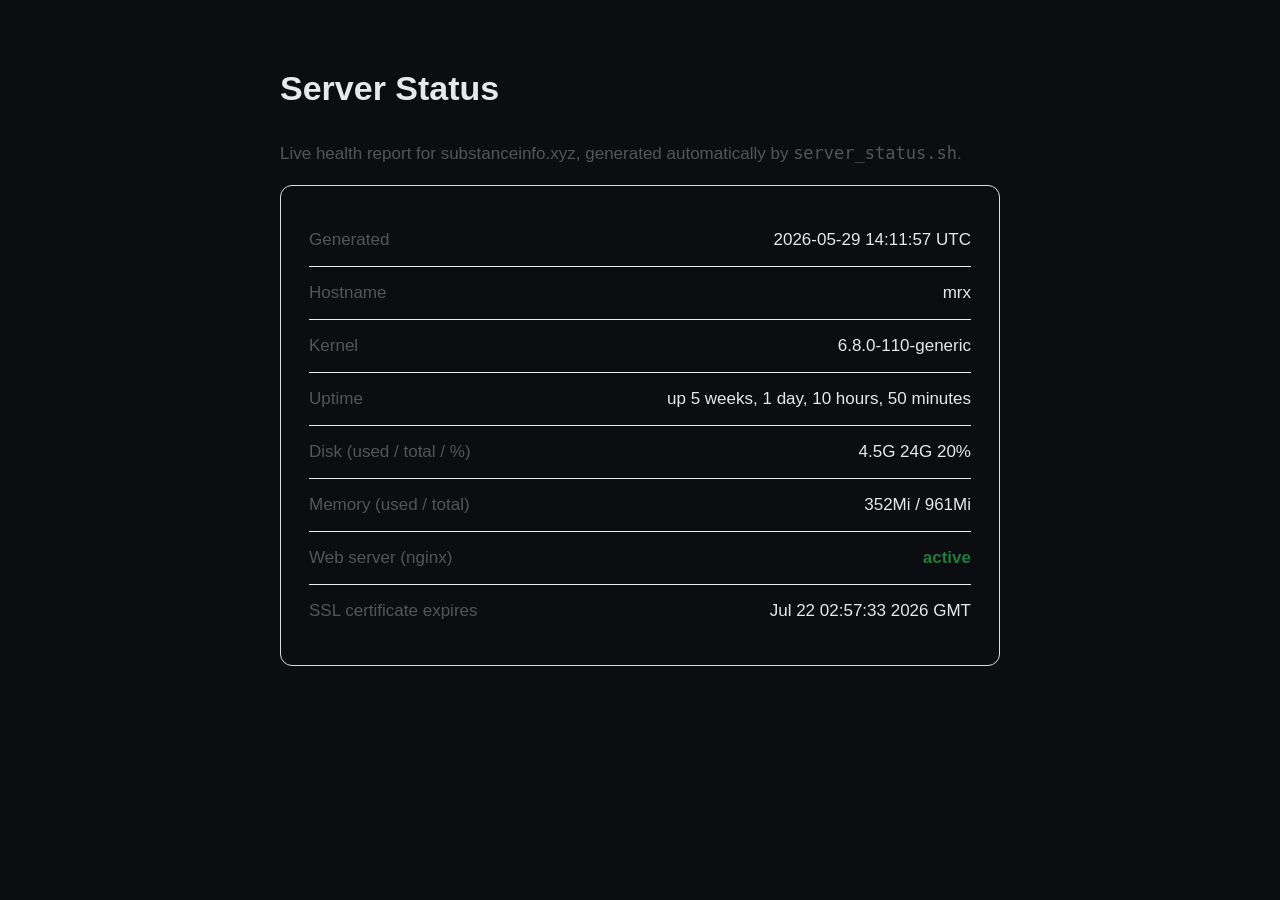
<file: status.html>
<!DOCTYPE html>
<html lang="en">
<head>
  <meta charset="UTF-8">
  <meta name="viewport" content="width=device-width, initial-scale=1.0">
  <title>Server Status — SubstanceInfo</title>
  <link rel="stylesheet" href="style.css">
  <style>
    .status-wrap { max-width: 760px; margin: 60px auto; padding: 0 20px; }
    .status-card { border: 1px solid #ddd; border-radius: 12px; padding: 28px; }
    .status-row  { display: flex; justify-content: space-between;
                   padding: 12px 0; border-bottom: 1px solid #eee; }
    .status-row:last-child { border-bottom: none; }
    .ok    { color: #1a7f37; font-weight: 600; }
    .label { color: #555; }
  </style>
</head>
<body>
  <div class="status-wrap">
    <h1>Server Status</h1>
    <p class="label">
      Live health report for substanceinfo.xyz, generated automatically by
      <code>server_status.sh</code>.
    </p>
    <div class="status-card">
      <div class="status-row"><span class="label">Generated</span><span>2026-05-29 14:11:57 UTC</span></div>
      <div class="status-row"><span class="label">Hostname</span><span>mrx</span></div>
      <div class="status-row"><span class="label">Kernel</span><span>6.8.0-110-generic</span></div>
      <div class="status-row"><span class="label">Uptime</span><span>up 5 weeks, 1 day, 10 hours, 50 minutes</span></div>
      <div class="status-row"><span class="label">Disk (used / total / %)</span><span> 4.5G 24G 20%</span></div>
      <div class="status-row"><span class="label">Memory (used / total)</span><span>352Mi / 961Mi</span></div>
      <div class="status-row"><span class="label">Web server (nginx)</span><span class="ok">active</span></div>
      <div class="status-row"><span class="label">SSL certificate expires</span><span>Jul 22 02:57:33 2026 GMT</span></div>
    </div>
  </div>
</body>
</html>
</file>
<file: style.css>
/* ============================================================
   Stay Aware — Substance Prevention
   Shared stylesheet. Dark theme. No animations anywhere.
   ============================================================ */

:root {
  --bg:        #0c0d10;   /* page background (near black) */
  --surface:   #15171c;   /* cards / boxes */
  --surface-2: #1d2027;   /* hover / nested boxes */
  --border:    #2a2e37;   /* subtle borders */
  --text:      #e7e8ec;   /* main text */
  --muted:     #9aa0ab;   /* secondary text */
  --accent:    #5fb8a0;   /* single calm accent (teal-green) */
  --accent-dim:#244039;   /* accent background tint */
  --danger:    #e0995f;   /* warnings / emergency */
  --maxw:      940px;
}

* { box-sizing: border-box; }

html { -webkit-text-size-adjust: 100%; }

body {
  margin: 0;
  background: var(--bg);
  color: var(--text);
  font-family: "Albert Sans", -apple-system, BlinkMacSystemFont, "Segoe UI", sans-serif;
  font-size: 17px;
  line-height: 1.65;
}

h1, h2, h3, nav, .brand {
  font-family: "Sora", -apple-system, BlinkMacSystemFont, "Segoe UI", sans-serif;
}

a { color: var(--accent); }

/* ---------- Layout ---------- */
.container {
  width: 100%;
  max-width: var(--maxw);
  margin: 0 auto;
  padding: 0 22px;
}

/* ---------- Navigation bar ---------- */
.nav {
  position: sticky;
  top: 0;
  z-index: 10;
  background: #0c0d10;
  border-bottom: 1px solid var(--border);
}
.nav-inner {
  max-width: var(--maxw);
  margin: 0 auto;
  padding: 14px 22px;
  display: flex;
  flex-wrap: wrap;
  align-items: center;
  gap: 8px 22px;
}
.brand {
  font-weight: 700;
  font-size: 1.05rem;
  letter-spacing: 0.2px;
  color: var(--text);
  text-decoration: none;
  margin-right: auto;
}
.brand span { color: var(--accent); }
.nav a.link {
  color: var(--muted);
  text-decoration: none;
  font-size: 0.95rem;
  padding: 4px 2px;
  border-bottom: 2px solid transparent;
}
.nav a.link:hover { color: var(--text); }
.nav a.link.active {
  color: var(--text);
  border-bottom-color: var(--accent);
}

/* ---------- Hero / presentation ---------- */
.hero {
  padding: 78px 0 64px;
  border-bottom: 1px solid var(--border);
}
.hero .eyebrow {
  color: var(--accent);
  font-size: 0.82rem;
  letter-spacing: 2px;
  text-transform: uppercase;
  margin: 0 0 14px;
}
.hero h1 {
  font-size: clamp(2rem, 5vw, 3rem);
  line-height: 1.12;
  margin: 0 0 22px;
  font-weight: 700;
}
.hero p {
  color: var(--muted);
  font-size: 1.12rem;
  max-width: 640px;
  margin: 0 0 16px;
}

/* ---------- Section heading ---------- */
.section {
  padding: 64px 0;
}
.section-title {
  font-size: 1.6rem;
  margin: 0 0 8px;
}
.section-sub {
  color: var(--muted);
  margin: 0 0 38px;
  max-width: 620px;
}

/* ---------- Substance cards (the 4 squares) ---------- */
.grid {
  display: grid;
  grid-template-columns: repeat(2, 1fr);
  gap: 22px;
}
.card {
  display: block;
  text-decoration: none;
  color: var(--text);
  background: var(--surface);
  border: 1px solid var(--border);
  border-radius: 18px;
  padding: 18px;
}
.card:hover {
  background: var(--surface-2);
  border-color: var(--accent);
}
.card .thumb {
  /* Placeholder for the image you will add yourself.
     Replace the inner text with: <img src="images/your-file.jpg" alt="..."> */
  width: 100%;
  aspect-ratio: 1 / 1;
  border-radius: 12px;
  background: #0f1116;
  border: 1px dashed var(--border);
  display: flex;
  align-items: center;
  justify-content: center;
  color: var(--muted);
  font-size: 0.85rem;
  letter-spacing: 0.5px;
  overflow: hidden;
}
.card .thumb img {
  width: 100%;
  height: 100%;
  object-fit: cover;
  display: block;
}
.card .label {
  margin: 16px 4px 4px;
  font-family: "Sora", sans-serif;
  font-size: 1.15rem;
  font-weight: 600;
  text-align: center;
}

/* ---------- Substance article pages ---------- */
.page-head {
  padding: 56px 0 22px;
  border-bottom: 1px solid var(--border);
}
.page-head .eyebrow {
  color: var(--accent);
  font-size: 0.8rem;
  letter-spacing: 2px;
  text-transform: uppercase;
  margin: 0 0 10px;
}
.page-head h1 {
  font-size: clamp(1.9rem, 4.5vw, 2.6rem);
  margin: 0;
}

.article { padding: 40px 0 16px; }
.article h2 {
  font-size: 1.3rem;
  margin: 36px 0 10px;
}
.article h2:first-child { margin-top: 0; }
.article p { color: #cfd2d9; margin: 0 0 14px; }
.article ul { color: #cfd2d9; margin: 0 0 14px; padding-left: 22px; }
.article li { margin: 0 0 7px; }

/* Callout / emergency box */
.callout {
  background: var(--surface);
  border: 1px solid var(--border);
  border-left: 3px solid var(--danger);
  border-radius: 10px;
  padding: 16px 18px;
  margin: 26px 0;
  color: #e8d9cc;
}
.callout strong { color: var(--danger); }

/* Help resources box */
.help {
  background: var(--surface);
  border: 1px solid var(--border);
  border-radius: 14px;
  padding: 24px 22px;
  margin: 30px 0 10px;
}
.help h2 { margin: 0 0 6px; font-size: 1.25rem; }
.help p.note { color: var(--muted); margin: 0 0 18px; font-size: 0.95rem; }
.resource {
  display: flex;
  flex-wrap: wrap;
  align-items: baseline;
  justify-content: space-between;
  gap: 4px 16px;
  padding: 13px 0;
  border-top: 1px solid var(--border);
}
.resource:first-of-type { border-top: none; }
.resource .name { font-weight: 600; }
.resource .desc { color: var(--muted); font-size: 0.92rem; flex: 1 1 240px; }
.resource .phone {
  font-family: "Sora", sans-serif;
  color: var(--accent);
  font-weight: 600;
  white-space: nowrap;
}

.back {
  display: inline-block;
  margin: 8px 0 0;
  color: var(--muted);
  text-decoration: none;
  font-size: 0.95rem;
}
.back:hover { color: var(--text); }

/* ---------- Footer ---------- */
.footer {
  border-top: 1px solid var(--border);
  padding: 32px 0 48px;
  margin-top: 40px;
}
.footer p {
  color: var(--muted);
  font-size: 0.88rem;
  margin: 0 0 6px;
  max-width: 680px;
}

/* ---------- Responsive ---------- */
@media (max-width: 640px) {
  body { font-size: 16px; }
  .grid { grid-template-columns: 1fr; }
  .hero { padding: 54px 0 44px; }
  .nav-inner { gap: 6px 16px; }
}
</file>
